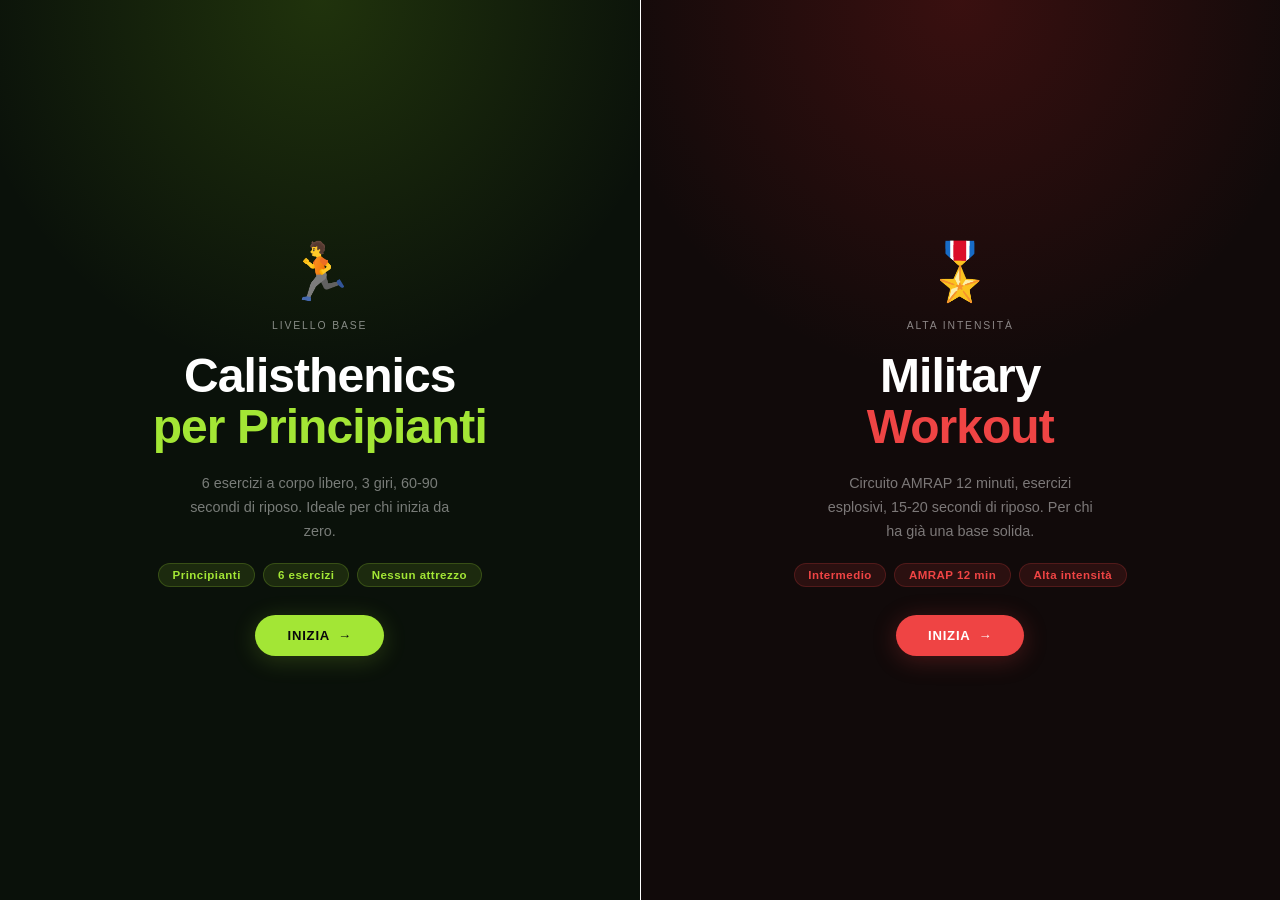
<file: index.html>
<!DOCTYPE html>
<html lang="it">
<head>
  <meta charset="UTF-8" />
  <meta name="viewport" content="width=device-width, initial-scale=1.0" />
  <title>Allenamento a Corpo Libero — Scegli il tuo programma</title>
  <meta name="description" content="Scegli tra la scheda Calisthenics per principianti e il Military Workout ad alta intensità. Entrambi senza attrezzi." />
  <link rel="canonical" href="https://luigiellebalotta.github.io/calisthenics/" />
  <link rel="icon" href="data:image/svg+xml,<svg xmlns='http://www.w3.org/2000/svg' viewBox='0 0 100 100'><text y='.9em' font-size='90'>🏋️</text></svg>" />
  <style>
    *, *::before, *::after { box-sizing: border-box; margin: 0; padding: 0; }
    html, body { height: 100%; overflow: hidden; font-family: -apple-system, BlinkMacSystemFont, 'Segoe UI', sans-serif; }

    .split {
      display: flex;
      height: 100vh;
      width: 100vw;
    }

    .panel {
      position: relative;
      flex: 1;
      display: flex;
      flex-direction: column;
      align-items: center;
      justify-content: center;
      padding: 2.5rem 2rem;
      text-align: center;
      text-decoration: none;
      overflow: hidden;
      transition: flex 0.5s cubic-bezier(0.77, 0, 0.18, 1);
    }

    /* Hover espande il pannello */
    .split:has(.panel:hover) .panel:not(:hover) { flex: 0.4; }
    .split:has(.panel:hover) .panel:hover        { flex: 1.6; }

    /* Background e overlay */
    .panel::before {
      content: '';
      position: absolute;
      inset: 0;
      z-index: 0;
      transition: opacity 0.5s;
    }

    /* Calisthenics — verde scuro */
    .panel--cal { background: #0a110a; }
    .panel--cal::before { background: radial-gradient(ellipse 80% 60% at 50% 0%, rgba(132,204,22,0.18) 0%, transparent 70%); }

    /* Military — rosso scuro */
    .panel--mil { background: #110a0a; }
    .panel--mil::before { background: radial-gradient(ellipse 80% 60% at 50% 0%, rgba(220,38,38,0.2) 0%, transparent 70%); }

    /* Divisore */
    .divider {
      width: 1px;
      background: rgba(255,255,255,0.08);
      flex-shrink: 0;
      transition: opacity 0.3s;
      z-index: 10;
      align-self: stretch;
    }

    /* Contenuto panel */
    .panel__content {
      position: relative;
      z-index: 1;
      max-width: 380px;
      display: flex;
      flex-direction: column;
      align-items: center;
      gap: 1.25rem;
    }

    .panel__icon { font-size: 3.5rem; line-height: 1; }

    .panel__label {
      font-size: 0.65rem;
      letter-spacing: 0.18em;
      text-transform: uppercase;
      opacity: 0.5;
      color: #fff;
    }

    .panel__title {
      font-size: clamp(1.8rem, 4vw, 3rem);
      font-weight: 900;
      line-height: 1.05;
      color: #fff;
      letter-spacing: -0.02em;
    }

    .panel--cal .panel__title span { color: #a3e635; }
    .panel--mil .panel__title span { color: #ef4444; }

    .panel__desc {
      font-size: 0.9rem;
      line-height: 1.65;
      color: rgba(255,255,255,0.45);
      max-width: 280px;
    }

    .panel__tags {
      display: flex;
      flex-wrap: wrap;
      gap: 0.5rem;
      justify-content: center;
    }

    .tag {
      padding: 0.3rem 0.85rem;
      border-radius: 9999px;
      font-size: 0.72rem;
      font-weight: 600;
      letter-spacing: 0.04em;
    }

    .panel--cal .tag { background: rgba(163,230,53,0.12); color: #a3e635; border: 1px solid rgba(163,230,53,0.2); }
    .panel--mil .tag { background: rgba(239,68,68,0.12);  color: #ef4444; border: 1px solid rgba(239,68,68,0.2); }

    .panel__cta {
      margin-top: 0.5rem;
      padding: 0.8rem 2rem;
      border-radius: 9999px;
      font-size: 0.82rem;
      font-weight: 700;
      letter-spacing: 0.06em;
      text-transform: uppercase;
      transition: transform 0.2s, box-shadow 0.2s;
      display: inline-flex;
      align-items: center;
      gap: 0.5rem;
    }

    .panel--cal .panel__cta {
      background: #a3e635;
      color: #09090b;
      box-shadow: 0 4px 24px rgba(163,230,53,0.2);
    }
    .panel--mil .panel__cta {
      background: #ef4444;
      color: #fff;
      box-shadow: 0 4px 24px rgba(239,68,68,0.25);
    }

    .panel__cta:hover { transform: scale(1.05); }
    .panel--cal .panel__cta:hover { box-shadow: 0 6px 32px rgba(163,230,53,0.35); }
    .panel--mil .panel__cta:hover { box-shadow: 0 6px 32px rgba(239,68,68,0.4); }

    /* Freccia animata */
    .arrow {
      display: inline-block;
      transition: transform 0.25s;
    }
    .panel__cta:hover .arrow { transform: translateX(4px); }

    /* Mobile: impila verticalmente */
    @media (max-width: 640px) {
      html, body { overflow: auto; }
      .split { flex-direction: column; height: auto; min-height: 100vh; }
      .panel { flex: none !important; min-height: 50vh; }
      .divider { width: 100%; height: 1px; }
      .split:has(.panel:hover) .panel:not(:hover),
      .split:has(.panel:hover) .panel:hover { flex: none; }
      .panel__title { font-size: 2rem; }
    }
  </style>
</head>
<body>

<div class="split">

  <!-- CALISTHENICS -->
  <a class="panel panel--cal" href="calisthenics.html">
    <div class="panel__content">
      <div class="panel__icon">🏃</div>
      <p class="panel__label">Livello base</p>
      <h1 class="panel__title">Calisthenics<br/><span>per Principianti</span></h1>
      <p class="panel__desc">
        6 esercizi a corpo libero, 3 giri, 60-90 secondi di riposo.
        Ideale per chi inizia da zero.
      </p>
      <div class="panel__tags">
        <span class="tag">Principianti</span>
        <span class="tag">6 esercizi</span>
        <span class="tag">Nessun attrezzo</span>
      </div>
      <span class="panel__cta">
        Inizia
        <span class="arrow">→</span>
      </span>
    </div>
  </a>

  <div class="divider"></div>

  <!-- MILITARY -->
  <a class="panel panel--mil" href="military.html">
    <div class="panel__content">
      <div class="panel__icon">🎖️</div>
      <p class="panel__label">Alta intensità</p>
      <h1 class="panel__title">Military<br/><span>Workout</span></h1>
      <p class="panel__desc">
        Circuito AMRAP 12 minuti, esercizi esplosivi, 15-20 secondi di riposo.
        Per chi ha già una base solida.
      </p>
      <div class="panel__tags">
        <span class="tag">Intermedio</span>
        <span class="tag">AMRAP 12 min</span>
        <span class="tag">Alta intensità</span>
      </div>
      <span class="panel__cta">
        Inizia
        <span class="arrow">→</span>
      </span>
    </div>
  </a>

</div>

</body>
</html>
</file>
